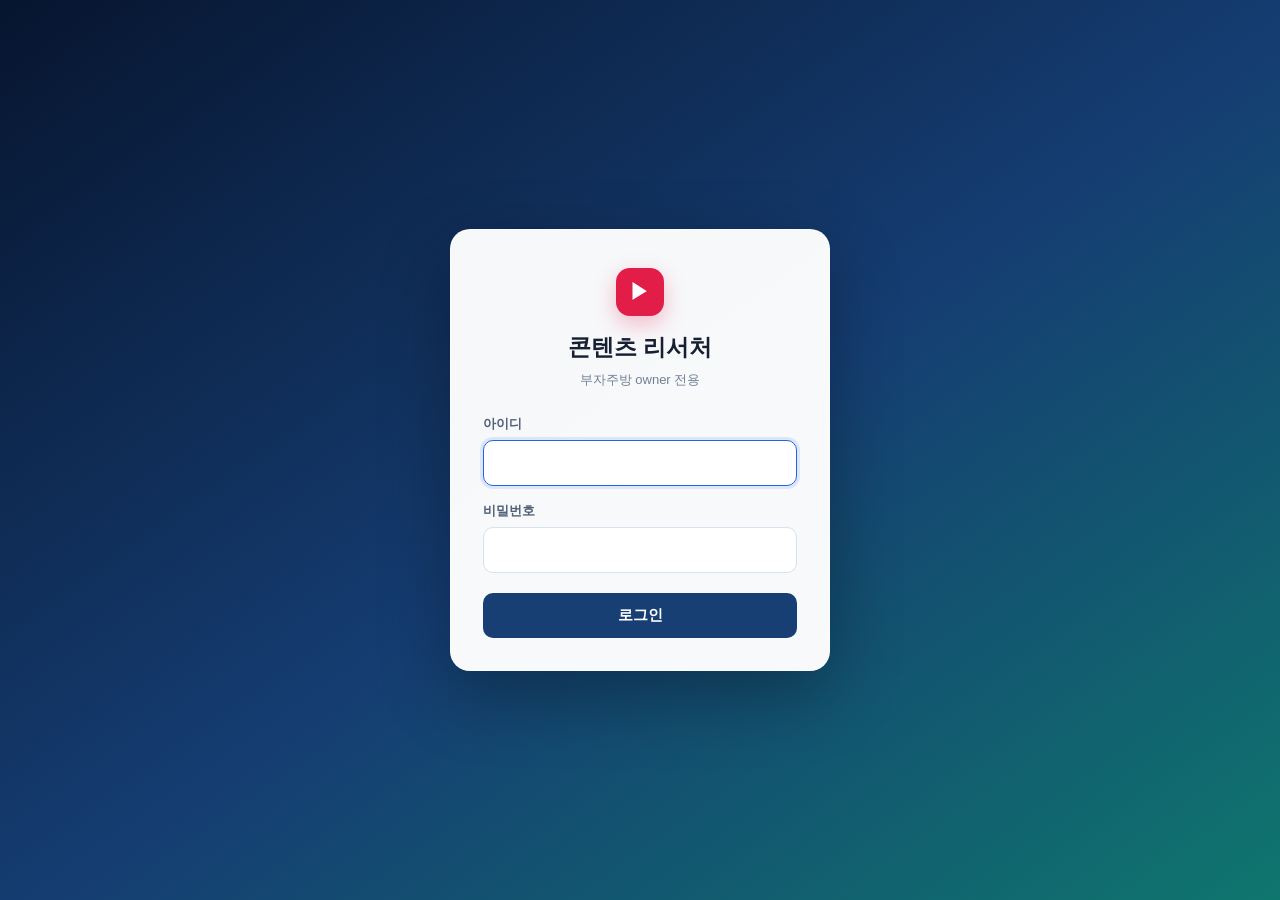
<file: static/login.html>
<!doctype html>
<html lang="ko">
<head>
  <meta charset="utf-8" />
  <meta name="viewport" content="width=device-width, initial-scale=1" />
  <meta name="robots" content="noindex,nofollow" />
  <title>부자주방 콘텐츠 리서처 — 로그인</title>
  <style>
    * { box-sizing: border-box; }
    body {
      margin: 0;
      min-height: 100vh;
      display: flex;
      align-items: center;
      justify-content: center;
      padding: 24px;
      color: #172033;
      background: linear-gradient(145deg, #07152f 0%, #153d72 52%, #0f766e 100%);
      font-family: -apple-system, BlinkMacSystemFont, "Pretendard", "Malgun Gothic", sans-serif;
    }
    .login-card {
      width: min(380px, 100%);
      padding: 38px 32px 32px;
      border: 1px solid rgba(255, 255, 255, .55);
      border-radius: 20px;
      background: rgba(255, 255, 255, .97);
      box-shadow: 0 24px 70px rgba(0, 0, 0, .30);
    }
    .mark {
      width: 48px;
      height: 48px;
      margin: 0 auto 16px;
      display: grid;
      place-items: center;
      border-radius: 14px;
      color: white;
      background: #e11d48;
      font-size: 22px;
      box-shadow: 0 8px 22px rgba(225, 29, 72, .28);
    }
    h1 { margin: 0; text-align: center; font-size: 23px; }
    .subtitle { margin: 8px 0 26px; text-align: center; color: #718096; font-size: 13px; }
    label { display: block; margin: 0 0 7px; color: #526078; font-size: 13px; font-weight: 700; }
    input {
      width: 100%;
      margin: 0 0 16px;
      padding: 13px 14px;
      border: 1.5px solid #d9e1ec;
      border-radius: 10px;
      background: #fff;
      font: inherit;
    }
    input:focus { outline: none; border-color: #2563eb; box-shadow: 0 0 0 3px rgba(37, 99, 235, .12); }
    button {
      width: 100%;
      margin-top: 4px;
      padding: 13px 16px;
      border: 0;
      border-radius: 10px;
      color: #fff;
      background: #173f73;
      font-size: 15px;
      font-weight: 800;
      cursor: pointer;
    }
    button:disabled { cursor: wait; opacity: .65; }
    .error {
      display: none;
      margin-bottom: 16px;
      padding: 11px 12px;
      border-radius: 9px;
      color: #b42318;
      background: #fff1f0;
      font-size: 13px;
      line-height: 1.45;
    }
  </style>
</head>
<body>
  <main class="login-card">
    <div class="mark">▶</div>
    <h1>콘텐츠 리서처</h1>
    <p class="subtitle">부자주방 owner 전용</p>
    <div id="error" class="error" role="alert"></div>
    <form id="login-form">
      <label for="username">아이디</label>
      <input id="username" name="username" autocomplete="username" required autofocus />
      <label for="password">비밀번호</label>
      <input id="password" name="password" type="password" autocomplete="current-password" required />
      <button id="login-button" type="submit">로그인</button>
    </form>
  </main>
  <script>
    const form = document.getElementById('login-form');
    const button = document.getElementById('login-button');
    const errorBox = document.getElementById('error');

    function safeNextPath() {
      const value = new URLSearchParams(location.search).get('next') || '/';
      return value.startsWith('/') && !value.startsWith('//') ? value : '/';
    }

    form.addEventListener('submit', async (event) => {
      event.preventDefault();
      errorBox.style.display = 'none';
      button.disabled = true;
      try {
        const response = await fetch('/api/auth/login', {
          method: 'POST',
          headers: { 'Content-Type': 'application/json' },
          body: JSON.stringify({
            username: document.getElementById('username').value.trim(),
            password: document.getElementById('password').value,
          }),
        });
        const data = await response.json().catch(() => ({}));
        if (!response.ok) throw new Error(data.error || '로그인하지 못했습니다.');
        location.replace(safeNextPath());
      } catch (error) {
        errorBox.textContent = error.message || '로그인하지 못했습니다.';
        errorBox.style.display = 'block';
        button.disabled = false;
      }
    });
  </script>
</body>
</html>
</file>
